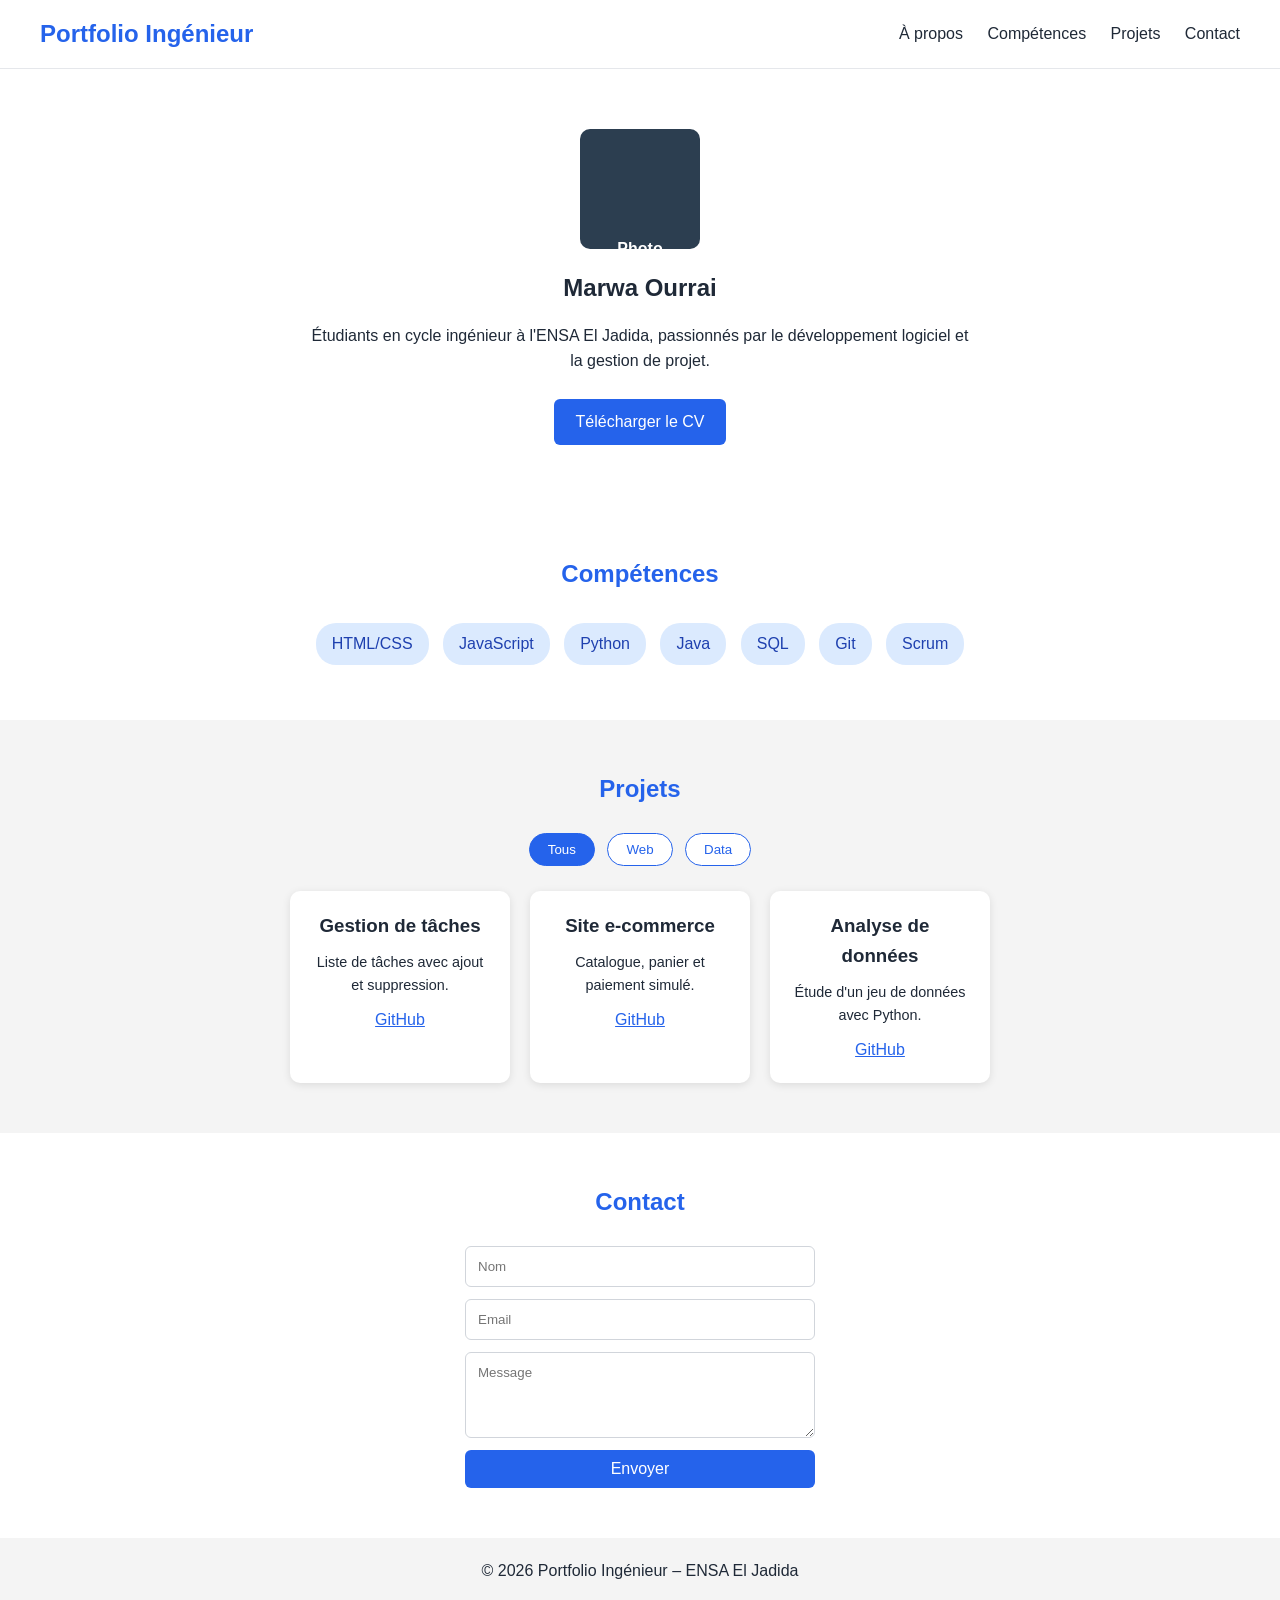
<file: index.html>
<!DOCTYPE html>
<html lang="fr">
<head>
  <meta charset="UTF-8">
  <meta name="viewport" content="width=device-width, initial-scale=1.0">
  <title>Portfolio Ingénieur</title>
  <link rel="stylesheet" href="style.css">
</head>
<body>

  <header>
    <h2 class="logo">Portfolio Ingénieur</h2>
    <nav>
      <a href="#apropos">À propos</a>
      <a href="#competences">Compétences</a>
      <a href="#projets">Projets</a>
      <a href="#contact">Contact</a>
    </nav>
  </header>

  <section id="apropos" class="banner">
    <div class="photo">Photo</div>
    <h1>Marwa Ourrai</h1>
    <p>Étudiants en cycle ingénieur à l'ENSA El Jadida, passionnés par le développement logiciel et la gestion de projet.</p>
    <a class="bouton" href="cv.pdf" download>Télécharger le CV</a>
  </section>

  <section id="competences" class="bloc">
    <h2>Compétences</h2>
    <div class="tags">
      <span>HTML/CSS</span>
      <span>JavaScript</span>
      <span>Python</span>
      <span>Java</span>
      <span>SQL</span>
      <span>Git</span>
      <span>Scrum</span>
    </div>
  </section>

  <section id="projets" class="bloc gris">
    <h2>Projets</h2>
    <div class="filtres">
      <button class="filtre actif" data-cat="all">Tous</button>
      <button class="filtre" data-cat="web">Web</button>
      <button class="filtre" data-cat="data">Data</button>
    </div>
    <div class="cartes">
      <div class="carte" data-cat="web">
        <h3>Gestion de tâches</h3>
        <p>Liste de tâches avec ajout et suppression.</p>
        <a href="https://github.com/" target="_blank">GitHub</a>
      </div>
      <div class="carte" data-cat="web">
        <h3>Site e-commerce</h3>
        <p>Catalogue, panier et paiement simulé.</p>
        <a href="https://github.com/" target="_blank">GitHub</a>
      </div>
      <div class="carte" data-cat="data">
        <h3>Analyse de données</h3>
        <p>Étude d'un jeu de données avec Python.</p>
        <a href="https://github.com/" target="_blank">GitHub</a>
      </div>
    </div>
  </section>

  <section id="contact" class="bloc">
    <h2>Contact</h2>
    <form onsubmit="event.preventDefault(); alert('Message envoyé !');">
      <input type="text" placeholder="Nom" required>
      <input type="email" placeholder="Email" required>
      <textarea placeholder="Message" rows="4" required></textarea>
      <button type="submit" class="bouton">Envoyer</button>
    </form>
  </section>

  <footer>
    <p>© 2026 Portfolio Ingénieur – ENSA El Jadida</p>
  </footer>

  <script src="script.js"></script>
</body>
</html>
</file>
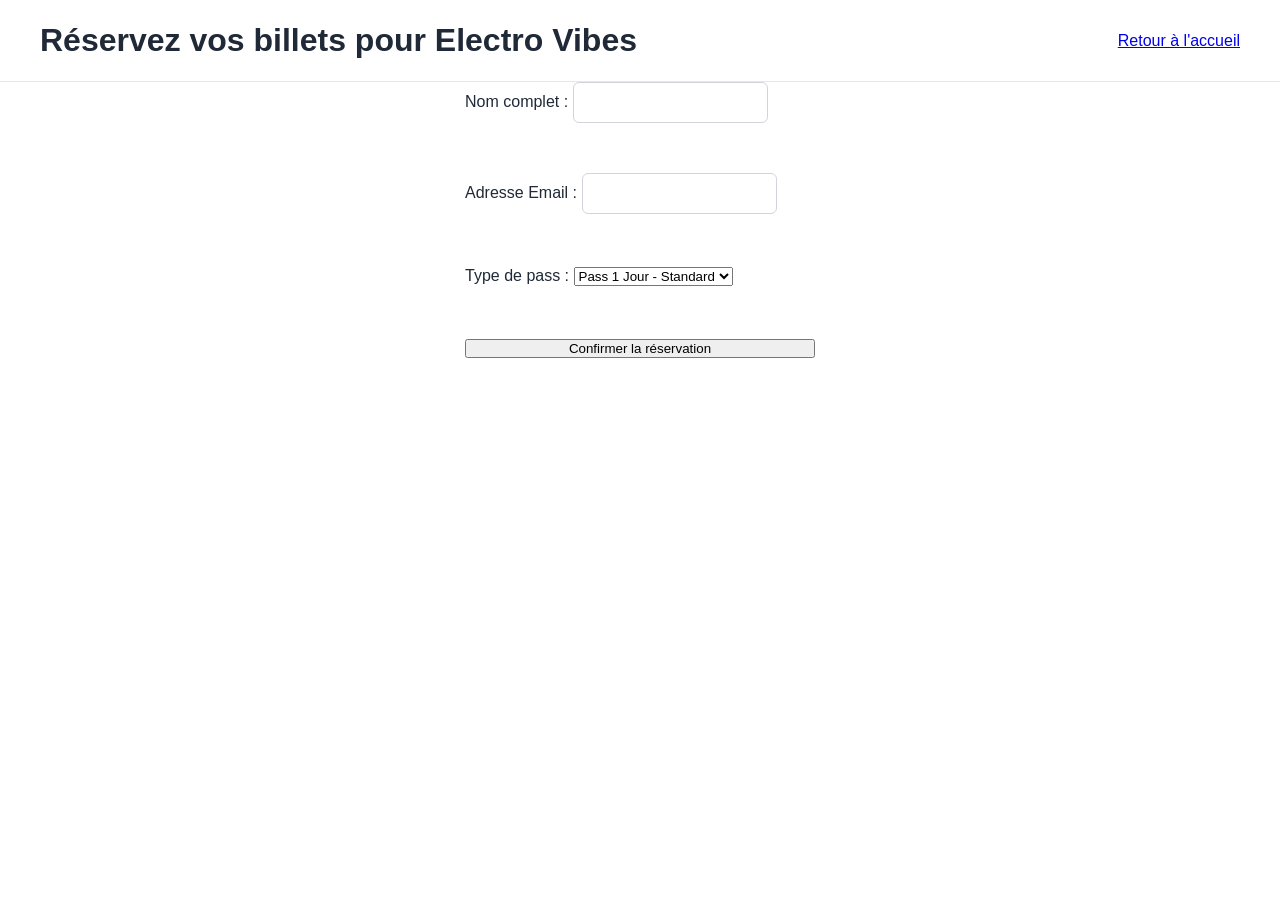
<file: billetterie.html>
<!DOCTYPE html>
<html lang="fr">
<head>
    <meta charset="UTF-8">
    <title>Billetterie - Electro Vibes</title>
    <link rel="stylesheet" href="style.css">
</head>
<body>
    <header>
        <h1>Réservez vos billets pour Electro Vibes</h1>
        <a href="index.html">Retour à l'accueil</a>
    </header>

    <main>
        <form action="#" method="POST">
            <div>
                <label for="nom">Nom complet :</label>
                <input type="text" id="nom" name="nom" required>
            </div>
            <br>
            <div>
                <label for="email">Adresse Email :</label>
                <input type="email" id="email" name="email" required>
            </div>
            <br>
            <div>
                <label for="pass">Type de pass :</label>
                <select id="pass" name="pass">
                    <option value="1jour">Pass 1 Jour - Standard</option>
                    <option value="3jours">Pass 3 Jours - VIP</option>
                </select>
            </div>
            <br>
            <button type="submit">Confirmer la réservation</button>
        </form>
    </main>
</body>
</html>
</file>
<file: style.css>
* { margin: 0; padding: 0; box-sizing: border-box; }

body {
  font-family: Arial, sans-serif;
  background: #ffffff;
  color: #1f2937;
  line-height: 1.6;
}

header {
  display: flex;
  justify-content: space-between;
  align-items: center;
  padding: 15px 40px;
  border-bottom: 1px solid #e5e7eb;
}

.logo { color: #2563eb; }

nav a {
  color: #1f2937;
  text-decoration: none;
  margin-left: 20px;
}

nav a:hover { color: #2563eb; }

.banner {
  text-align: center;
  padding: 60px 20px;
  max-width: 700px;
  margin: auto;
}

.photo {
  width: 120px;
  height: 120px;
  border-radius: 50%;
  background: #e5e7eb;
  margin: 0 auto 20px;
  line-height: 120px;
  color: #6b7280;
}

.banner p { margin: 15px 0 25px; }

.bouton {
  display: inline-block;
  padding: 10px 22px;
  background: #2563eb;
  color: #ffffff;
  border: none;
  border-radius: 6px;
  text-decoration: none;
  font-size: 1rem;
  cursor: pointer;
}

.bouton:hover { background: #1d4ed8; }

.bloc {
  padding: 50px 20px;
  max-width: 800px;
  margin: auto;
  text-align: center;
}

.bloc h2 { margin-bottom: 25px; color: #2563eb; }

.gris { background: #f4f4f4; max-width: 100%; }

.tags span {
  display: inline-block;
  background: #dbeafe;
  color: #1e40af;
  padding: 8px 16px;
  margin: 5px;
  border-radius: 20px;
}

.filtres { margin-bottom: 25px; }

.filtre {
  padding: 8px 18px;
  margin: 0 4px;
  border: 1px solid #2563eb;
  background: #ffffff;
  color: #2563eb;
  border-radius: 20px;
  cursor: pointer;
}

.filtre.actif { background: #2563eb; color: #ffffff; }

.cartes {
  display: flex;
  justify-content: center;
  flex-wrap: wrap;
  gap: 20px;
}

.carte {
  background: #ffffff;
  width: 220px;
  padding: 20px;
  border-radius: 10px;
  box-shadow: 0 2px 8px rgba(0, 0, 0, 0.1);
}

.carte p { margin: 10px 0; font-size: 0.9rem; }
.carte a { color: #2563eb; }

form {
  display: flex;
  flex-direction: column;
  max-width: 350px;
  margin: auto;
  gap: 12px;
}

input, textarea {
  padding: 12px;
  border: 1px solid #d1d5db;
  border-radius: 6px;
  font-family: inherit;
}

footer {
  text-align: center;
  padding: 20px;
  background: #f4f4f4;
}   
/* --- CSS pour la section Galerie --- */
.galerie-grille {
    display: grid;
    grid-template-columns: repeat(2, 1fr); /* 2 colonnes de taille égale */
    gap: 20px;
    padding: 20px;
}

.photo {
    background-color: #2c3e50;
    color: white;
    padding: 60px 20px;
    text-align: center;
    border-radius: 10px;
    font-weight: bold;
}
</file>
